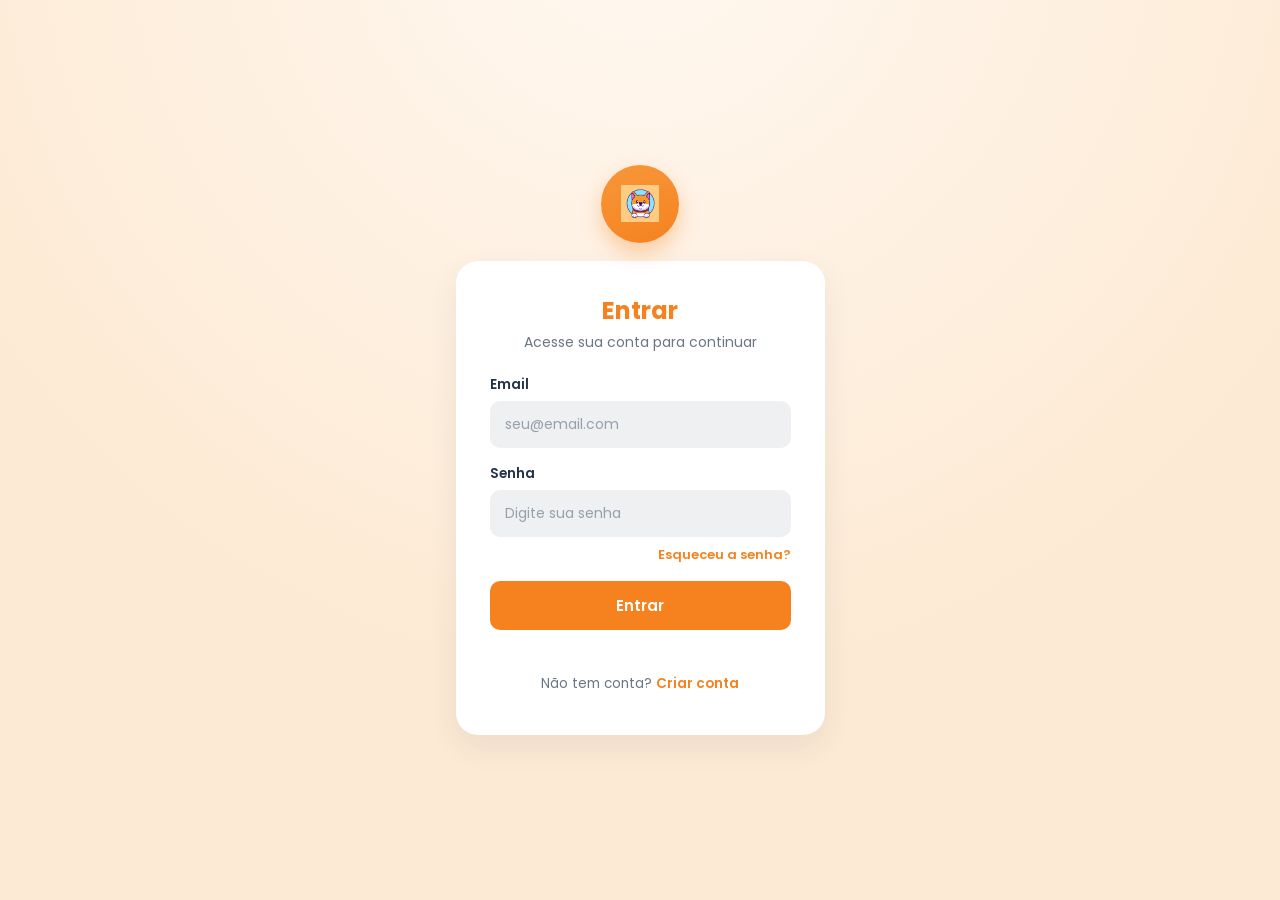
<file: index.html>
<!DOCTYPE html>
<html lang="pt-br">
<head>
<meta charset="UTF-8">
<meta http-equiv="refresh" content="0; url=pages/login.html">
<title>Creche Pet</title>
</head>
<body>
<script>location.replace('pages/login.html');</script>
</body>
</html>
</file>
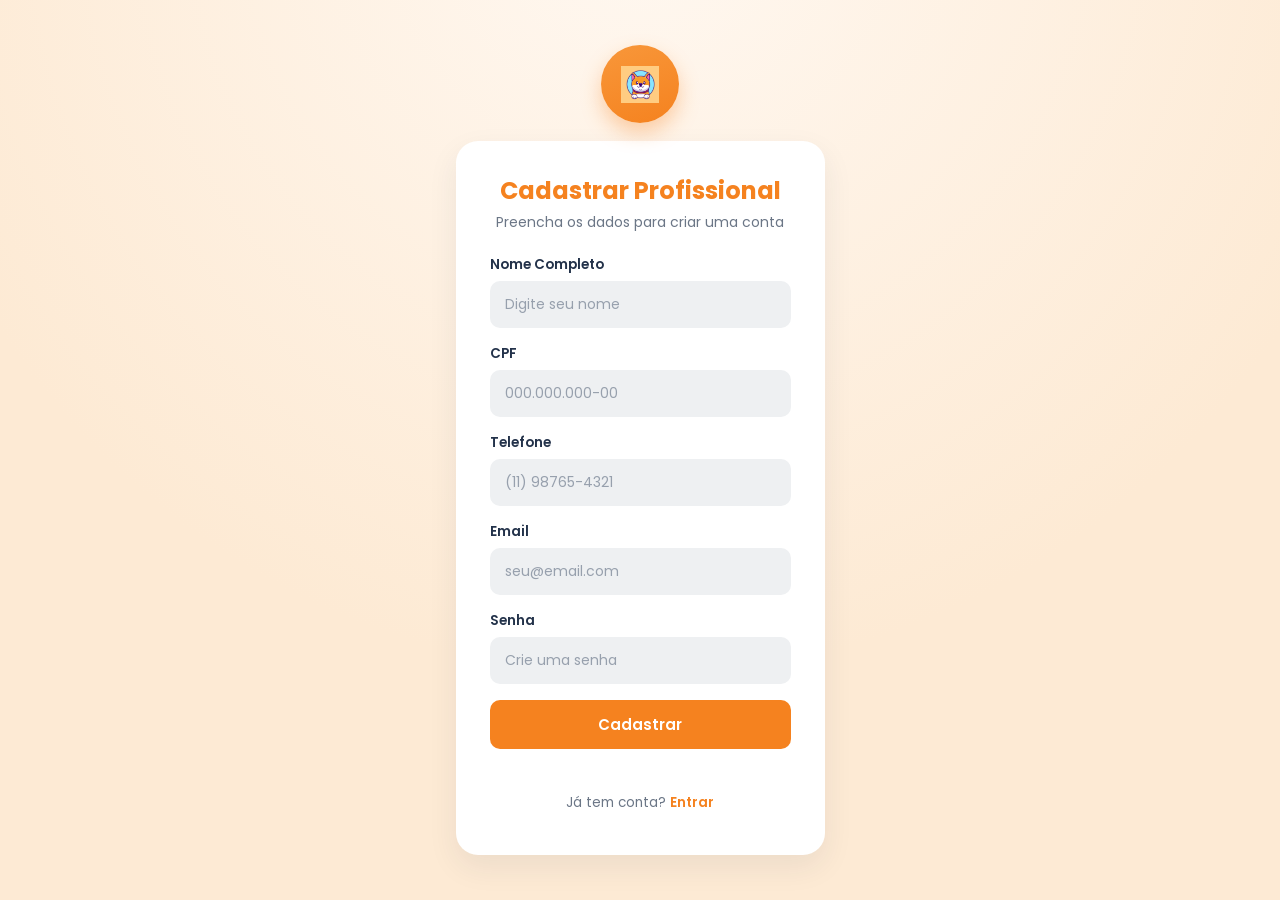
<file: pages/cadastro-profissional.html>
<!DOCTYPE html>
<html lang="pt-br">
<head>
<meta charset="UTF-8">
<meta name="viewport" content="width=device-width, initial-scale=1.0">
<title>Creche Pet — Cadastrar Profissional</title>
<link rel="stylesheet" href="../css/estilo.css">
</head>
<body class="pagina-auth fundo-patinhas">

<div>
  <div class="logotipo-topo">
    <div class="logotipo-circulo"><img src="../src/logo.png" alt="Creche Pet"></div>
  </div>
  <div class="cartao-auth">
    <h2 class="cartao-auth-titulo">Cadastrar Profissional</h2>
    <p class="cartao-auth-subtitulo">Preencha os dados para criar uma conta</p>
    <form id="formulario-cadastro-profissional" onsubmit="realizarCadastroProfissional(event)">
      <div class="campo-formulario">
        <label>Nome Completo</label>
        <input id="nome-cadastro-profissional" class="input-padrao" type="text" placeholder="Digite seu nome" required>
      </div>
      <div class="campo-formulario">
        <label>CPF</label>
        <input id="cpf-cadastro-profissional" class="input-padrao" type="text" placeholder="000.000.000-00" required>
      </div>
      <div class="campo-formulario">
        <label>Telefone</label>
        <input id="telefone-cadastro-profissional" class="input-padrao" type="text" placeholder="(11) 98765-4321" required>
      </div>
      <div class="campo-formulario">
        <label>Email</label>
        <input id="email-cadastro-profissional" class="input-padrao" type="email" placeholder="seu@email.com" required>
      </div>
      <div class="campo-formulario">
        <label>Senha</label>
        <input id="senha-cadastro-profissional" class="input-padrao" type="password" placeholder="Crie uma senha" required>
      </div>
      <button type="submit" class="botao-primario">Cadastrar</button>
      <p class="mensagem-status sucesso" id="mensagem-cadastro-profissional"></p>
    </form>
    <p class="rodape-link">Já tem conta? <a href="login.html">Entrar</a></p>
  </div>
</div>

<script src="../js/armazenamento.js"></script>
<script src="../js/aplicativo.js"></script>
</body>
</html>
</file>
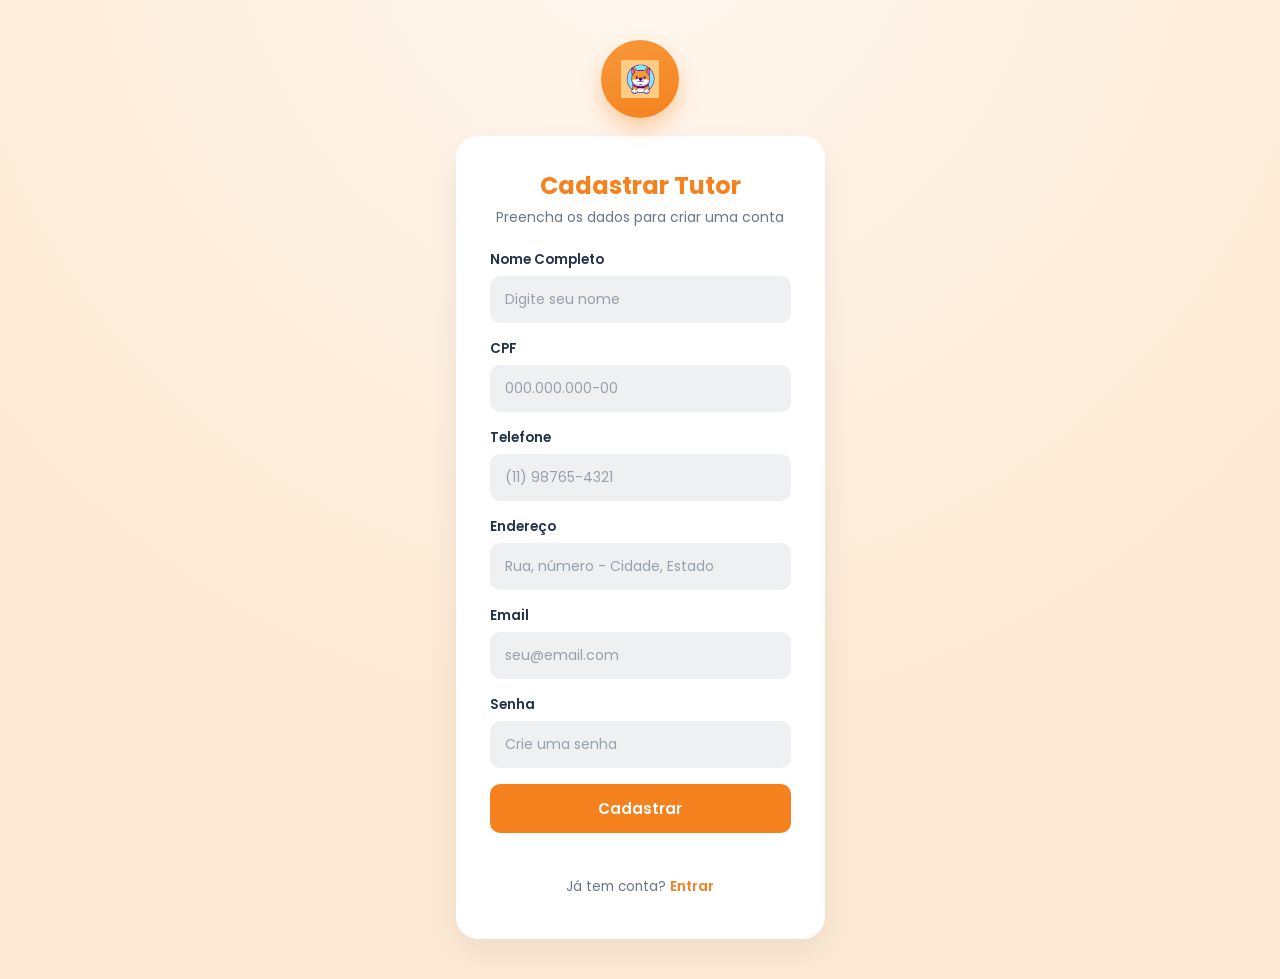
<file: pages/cadastro-tutor.html>
<!DOCTYPE html>
<html lang="pt-br">
<head>
<meta charset="UTF-8">
<meta name="viewport" content="width=device-width, initial-scale=1.0">
<title>Creche Pet — Cadastrar Tutor</title>
<link rel="stylesheet" href="../css/estilo.css">
</head>
<body class="pagina-auth fundo-patinhas">

<div>
  <div class="logotipo-topo">
    <div class="logotipo-circulo"><img src="../src/logo.png" alt="Creche Pet"></div>
  </div>
  <div class="cartao-auth">
    <h2 class="cartao-auth-titulo">Cadastrar Tutor</h2>
    <p class="cartao-auth-subtitulo">Preencha os dados para criar uma conta</p>
    <form id="formulario-cadastro-tutor" onsubmit="realizarCadastroTutor(event)">
      <div class="campo-formulario">
        <label>Nome Completo</label>
        <input id="nome-cadastro-tutor" class="input-padrao" type="text" placeholder="Digite seu nome" required>
      </div>
      <div class="campo-formulario">
        <label>CPF</label>
        <input id="cpf-cadastro-tutor" class="input-padrao" type="text" placeholder="000.000.000-00" required>
      </div>
      <div class="campo-formulario">
        <label>Telefone</label>
        <input id="telefone-cadastro-tutor" class="input-padrao" type="text" placeholder="(11) 98765-4321" required>
      </div>
      <div class="campo-formulario">
        <label>Endereço</label>
        <input id="endereco-cadastro-tutor" class="input-padrao" type="text" placeholder="Rua, número - Cidade, Estado" required>
      </div>
      <div class="campo-formulario">
        <label>Email</label>
        <input id="email-cadastro-tutor" class="input-padrao" type="email" placeholder="seu@email.com" required>
      </div>
      <div class="campo-formulario">
        <label>Senha</label>
        <input id="senha-cadastro-tutor" class="input-padrao" type="password" placeholder="Crie uma senha" required>
      </div>
      <button type="submit" class="botao-primario">Cadastrar</button>
      <p class="mensagem-status sucesso" id="mensagem-cadastro-tutor"></p>
    </form>
    <p class="rodape-link">Já tem conta? <a href="login.html">Entrar</a></p>
  </div>
</div>

<script src="../js/armazenamento.js"></script>
<script src="../js/aplicativo.js"></script>
</body>
</html>
</file>
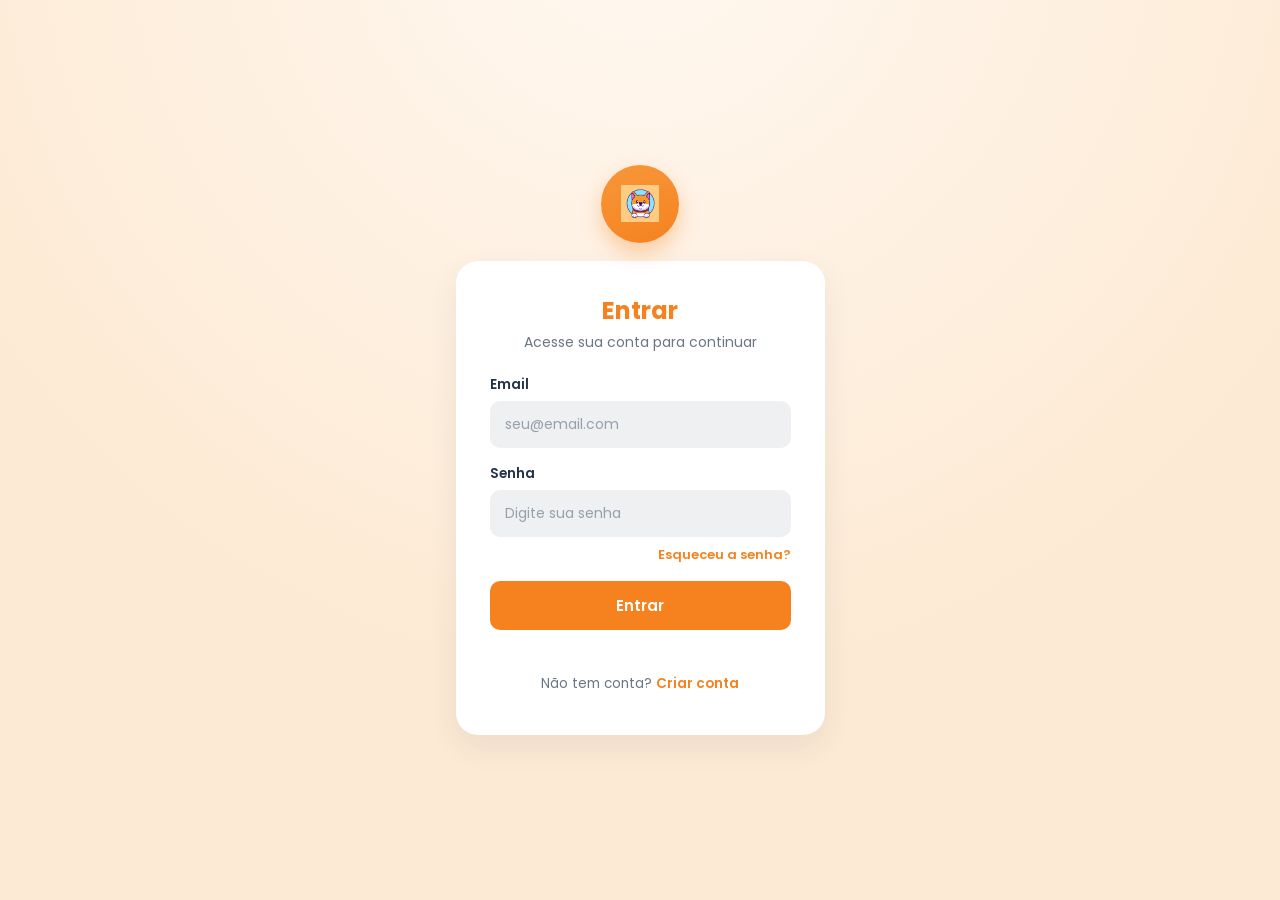
<file: pages/login.html>
<!DOCTYPE html>
<html lang="pt-br">
<head>
<meta charset="UTF-8">
<meta name="viewport" content="width=device-width, initial-scale=1.0">
<title>Creche Pet — Entrar</title>
<link rel="stylesheet" href="../css/estilo.css">
</head>
<body class="pagina-auth fundo-patinhas">

<div>
  <div class="logotipo-topo">
    <div class="logotipo-circulo"><img src="../src/logo.png" alt="Creche Pet"></div>
  </div>
  <div class="cartao-auth">
    <h2 class="cartao-auth-titulo">Entrar</h2>
    <p class="cartao-auth-subtitulo">Acesse sua conta para continuar</p>
    <form id="formulario-login" onsubmit="realizarLogin(event)">
      <div class="campo-formulario">
        <label>Email</label>
        <input id="email-login" class="input-padrao" type="email" placeholder="seu@email.com" required>
      </div>
      <div class="campo-formulario">
        <label>Senha</label>
        <input id="senha-login" class="input-padrao" type="password" placeholder="Digite sua senha" required>
      </div>
      <a class="esqueceu-senha">Esqueceu a senha?</a>
      <button type="submit" class="botao-primario">Entrar</button>
      <p class="mensagem-status erro" id="mensagem-login"></p>
    </form>
    <p class="rodape-link">Não tem conta? <a href="escolha-perfil.html">Criar conta</a></p>
  </div>
</div>

<script src="../js/armazenamento.js"></script>
<script src="../js/aplicativo.js"></script>
<script>preencherUltimoEmail('email-login');</script>
</body>
</html>
</file>
<file: css/estilo.css>
@import url('https://fonts.googleapis.com/css2?family=Poppins:wght@400;500;600;700&display=swap');

:root {
  --cor-laranja: #f5821f;
  --cor-laranja-escuro: #dd6f10;
  --cor-laranja-claro: #fde3c8;
  --cor-texto-principal: #23324a;
  --cor-texto-secundario: #6b7686;
  --cor-borda: #ece3d7;
  --cor-fundo-input: #eef0f2;
  --cor-branco: #ffffff;
  --cor-verde-bg: #dcf3e3;
  --cor-verde-texto: #1f9d55;
  --cor-vermelho-bg: #fbdde1;
  --cor-vermelho-texto: #d1435f;
  --cor-azul-bg: #dbe9fb;
  --cor-azul-texto: #2f6fe0;
  --sombra-cartao: 0 12px 30px rgba(35, 50, 74, 0.08);
  --sombra-suave: 0 4px 14px rgba(35, 50, 74, 0.05);
  --raio-grande: 22px;
  --raio-medio: 16px;
  --raio-pequeno: 10px;
}

* { box-sizing: border-box; }

body {
  margin: 0;
  font-family: 'Poppins', 'Segoe UI', sans-serif;
  color: var(--cor-texto-principal);
  background: #fff8f1;
}

.fundo-patinhas {
  background-color: #fef1e2;
  background-image:
    radial-gradient(circle at 50% -10%, #fff8f1, #fdead4 65%),
    url("data:image/svg+xml,%3Csvg xmlns='http://www.w3.org/2000/svg' width='260' height='260' viewBox='0 0 260 260'%3E%3Cg fill='%23eab486' opacity='0.35'%3E%3Cellipse cx='40' cy='60' rx='10' ry='8'/%3E%3Cellipse cx='28' cy='48' rx='4' ry='5'/%3E%3Cellipse cx='38' cy='42' rx='4' ry='5'/%3E%3Cellipse cx='48' cy='44' rx='4' ry='5'/%3E%3Cellipse cx='56' cy='50' rx='3.5' ry='4.5'/%3E%3C/g%3E%3Cg fill='%23eab486' opacity='0.3'%3E%3Cellipse cx='190' cy='150' rx='11' ry='9'/%3E%3Cellipse cx='176' cy='137' rx='4.5' ry='5.5'/%3E%3Cellipse cx='188' cy='130' rx='4.5' ry='5.5'/%3E%3Cellipse cx='200' cy='133' rx='4.5' ry='5.5'/%3E%3Cellipse cx='208' cy='140' rx='4' ry='5'/%3E%3C/g%3E%3Cg fill='%23eab486' opacity='0.28'%3E%3Cellipse cx='90' cy='220' rx='9' ry='7'/%3E%3Cellipse cx='79' cy='210' rx='3.5' ry='4.5'/%3E%3Cellipse cx='88' cy='204' rx='3.5' ry='4.5'/%3E%3Cellipse cx='97' cy='206' rx='3.5' ry='4.5'/%3E%3Cellipse cx='104' cy='212' rx='3' ry='4'/%3E%3C/g%3E%3C/svg%3E");
  background-repeat: no-repeat, repeat;
  background-size: cover, 260px 260px;
}

.pagina-auth {
  display: flex;
  min-height: 100vh;
  align-items: center;
  justify-content: center;
  padding: 40px 18px;
}

.logotipo-topo { display: flex; flex-direction: column; align-items: center; margin-bottom: 18px; }
.logotipo-circulo {
  width: 78px; height: 78px; border-radius: 50%;
  background: linear-gradient(160deg, #f8973a, var(--cor-laranja));
  display: flex; align-items: center; justify-content: center;
  box-shadow: 0 10px 20px rgba(245, 130, 31, 0.35);
  color: #fff;
}
.logotipo-circulo img { width: 38px; height: 38px; object-fit: contain; }

.cartao-auth {
  background: var(--cor-branco);
  border-radius: var(--raio-grande);
  box-shadow: var(--sombra-cartao);
  padding: 32px 34px 28px;
  width: 100%;
  max-width: 430px;
}
.cartao-auth-titulo { text-align: center; color: var(--cor-laranja); font-size: 24px; font-weight: 700; margin: 0 0 4px; }
.cartao-auth-subtitulo { text-align: center; color: var(--cor-texto-secundario); font-size: 14px; margin: 0 0 22px; }

.campo-formulario { margin-bottom: 16px; }
.campo-formulario label { display: block; font-size: 13.5px; font-weight: 600; margin-bottom: 6px; color: var(--cor-texto-principal); }
.linha-dupla { display: grid; grid-template-columns: 1fr 1fr; gap: 14px; }

.input-padrao, select.input-padrao {
  width: 100%;
  background: var(--cor-fundo-input);
  border: 1px solid transparent;
  border-radius: var(--raio-pequeno);
  padding: 12px 14px;
  font-size: 14px;
  font-family: inherit;
  color: var(--cor-texto-principal);
  outline: none;
  transition: border-color .15s;
}
.input-padrao::placeholder { color: #97a0ad; }
.input-padrao:focus { border-color: var(--cor-laranja); background: #fff; }

.botao-primario {
  width: 100%;
  background: var(--cor-laranja);
  color: #fff;
  border: none;
  border-radius: var(--raio-pequeno);
  padding: 13px 18px;
  font-size: 15px;
  font-weight: 600;
  font-family: inherit;
  cursor: pointer;
  display: flex; align-items: center; justify-content: center; gap: 8px;
  transition: background .15s, transform .1s;
}
.botao-primario:hover { background: var(--cor-laranja-escuro); }
.botao-primario:active { transform: scale(0.99); }
.botao-primario:disabled { background: #f3c895; cursor: not-allowed; }

.botao-secundario {
  width: 100%;
  background: #fff;
  color: var(--cor-laranja);
  border: 1.5px solid var(--cor-laranja);
  border-radius: var(--raio-pequeno);
  padding: 12px 18px;
  font-size: 14.5px;
  font-weight: 600;
  font-family: inherit;
  cursor: pointer;
  transition: background .15s;
}
.botao-secundario:hover { background: #fff3e8; }

.botao-perigo {
  background: #fff;
  color: var(--cor-vermelho-texto);
  border: 1.5px solid var(--cor-vermelho-texto);
  border-radius: var(--raio-pequeno);
  padding: 9px 14px;
  font-size: 13.5px;
  font-weight: 600;
  font-family: inherit;
  cursor: pointer;
  transition: background .15s;
}
.botao-perigo:hover { background: #fff0f2; }

.botao-outline-pequeno {
  background: #fff;
  color: var(--cor-laranja);
  border: 1.5px solid var(--cor-laranja);
  border-radius: var(--raio-pequeno);
  padding: 9px 14px;
  font-size: 13.5px;
  font-weight: 600;
  font-family: inherit;
  cursor: pointer;
  transition: background .15s;
}
.botao-outline-pequeno:hover { background: #fff3e8; }

.botao-solido-pequeno {
  background: var(--cor-laranja);
  color: #fff;
  border: none;
  border-radius: var(--raio-pequeno);
  padding: 9px 16px;
  font-size: 13.5px;
  font-weight: 600;
  font-family: inherit;
  cursor: pointer;
  transition: background .15s;
}
.botao-solido-pequeno:hover { background: var(--cor-laranja-escuro); }
.botao-solido-pequeno:disabled { background: #ecebe9; color: #a9a9a9; cursor: not-allowed; }

.rodape-link { text-align: center; margin-top: 16px; font-size: 13.5px; color: var(--cor-texto-secundario); }
.rodape-link a { color: var(--cor-laranja); font-weight: 600; text-decoration: none; cursor: pointer; }
.rodape-link a:hover { text-decoration: underline; }

.mensagem-status { text-align: center; font-size: 13px; font-weight: 600; margin-top: 12px; min-height: 16px; }
.mensagem-status.sucesso { color: var(--cor-verde-texto); }
.mensagem-status.erro { color: var(--cor-vermelho-texto); }

.esqueceu-senha { text-align: right; font-size: 13px; color: var(--cor-laranja); font-weight: 600; text-decoration: none; display: block; margin: -8px 0 16px; cursor: pointer; }

.escolha-perfil-cabecalho { text-align: center; margin-bottom: 22px; }
.escolha-perfil-cabecalho h2 { margin: 0 0 4px; font-size: 22px; color: var(--cor-laranja); }
.escolha-perfil-cabecalho p { margin: 0; color: var(--cor-texto-secundario); font-size: 14px; }

.opcoes-perfil { display: grid; grid-template-columns: 1fr 1fr; gap: 14px; }
.cartao-opcao-perfil {
  background: #fff;
  border: 1.5px solid var(--cor-borda);
  border-radius: var(--raio-medio);
  padding: 20px 14px;
  text-align: center;
  cursor: pointer;
  transition: border-color .15s, transform .1s, box-shadow .15s;
}
.cartao-opcao-perfil:hover { border-color: var(--cor-laranja); box-shadow: var(--sombra-suave); transform: translateY(-2px); }
.circulo-icone-opcao {
  width: 52px; height: 52px; border-radius: 50%;
  background: var(--cor-laranja-claro);
  color: var(--cor-laranja);
  display: flex; align-items: center; justify-content: center;
  margin: 0 auto 10px;
}
.circulo-icone-opcao img { width: 24px; height: 24px; object-fit: contain; }
.cartao-opcao-perfil h3 { font-size: 15px; margin: 0 0 4px; }
.cartao-opcao-perfil p { font-size: 12.5px; color: var(--cor-texto-secundario); margin: 0; }

.cartao-pendente { text-align: center; }
.circulo-ampulheta {
  width: 54px; height: 54px; border-radius: 50%;
  background: var(--cor-laranja-claro); color: var(--cor-laranja);
  display: flex; align-items: center; justify-content: center;
  margin: -16px auto 14px;
}
.circulo-ampulheta img { width: 26px; height: 26px; object-fit: contain; }
.selo-central { display: inline-block; margin-bottom: 14px; }
.texto-pendente { color: var(--cor-texto-secundario); font-size: 14px; line-height: 1.6; margin-bottom: 20px; }
.cartao-pendente .botao-secundario { margin-top: 10px; }

.pagina-app { display: flex; flex-direction: column; min-height: 100vh; }

.barra-superior {
  background: #fff;
  display: flex;
  align-items: center;
  justify-content: space-between;
  padding: 14px 32px;
  box-shadow: 0 2px 10px rgba(35,50,74,0.05);
  position: sticky; top: 0; z-index: 20;
}
.logotipo-app {
  width: 42px; height: 42px; border-radius: 50%;
  background: linear-gradient(160deg, #f8973a, var(--cor-laranja));
  display: flex; align-items: center; justify-content: center;
  color: #fff; cursor: pointer; border: none;
}
.logotipo-app img { width: 20px; height: 20px; object-fit: contain; }
.area-usuario { display: flex; align-items: center; gap: 18px; }
.botao-sino {
  background: none; border: none; cursor: pointer;
  color: var(--cor-texto-secundario);
  position: relative;
}
.botao-sino img { width: 21px; height: 21px; object-fit: contain; }
.nome-usuario-atual { font-size: 14px; font-weight: 500; color: var(--cor-texto-principal); }
.avatar-usuario {
  width: 36px; height: 36px; border-radius: 50%;
  background: var(--cor-laranja); color: #fff;
  display: flex; align-items: center; justify-content: center;
  font-size: 13px; font-weight: 700;
}
.botao-logout { background: none; border: none; cursor: pointer; color: var(--cor-texto-secundario); display: flex; }
.botao-logout img { width: 21px; height: 21px; object-fit: contain; }
.botao-logout:hover, .botao-sino:hover { color: var(--cor-laranja); }

.area-conteudo { flex: 1; padding: 34px 32px 60px; }
.container-largura { max-width: 1100px; margin: 0 auto; }
.container-estreito { max-width: 700px; margin: 0 auto; }

.titulo-secao { font-size: 26px; font-weight: 700; margin: 0 0 4px; }
.subtitulo-secao { color: var(--cor-texto-secundario); font-size: 14.5px; margin: 0 0 26px; }

.grade-pets { display: grid; grid-template-columns: repeat(auto-fit, minmax(230px, 1fr)); gap: 18px; margin-bottom: 32px; }

.cartao-pet {
  background: #fff;
  border-radius: var(--raio-medio);
  box-shadow: var(--sombra-suave);
  padding: 20px;
}
.cabecalho-cartao-pet { display: flex; align-items: center; gap: 12px; margin-bottom: 14px; }
.avatar-pet {
  width: 46px; height: 46px; border-radius: 50%;
  background: var(--cor-laranja);
  color: #fff; display: flex; align-items: center; justify-content: center;
}
.avatar-pet img { width: 22px; height: 22px; object-fit: contain; }
.info-pet h4 { margin: 0; font-size: 16px; }
.info-pet p { margin: 2px 0 0; font-size: 13px; color: var(--cor-texto-secundario); }
.idade-pet { font-size: 13.5px; margin-bottom: 10px; }
.idade-pet strong { font-weight: 600; }

.selo { display: inline-flex; align-items: center; padding: 4px 12px; border-radius: 20px; font-size: 12px; font-weight: 600; white-space: nowrap; }
.selo-verde { background: var(--cor-verde-bg); color: var(--cor-verde-texto); }
.selo-vermelho { background: var(--cor-vermelho-bg); color: var(--cor-vermelho-texto); }
.selo-azul { background: var(--cor-azul-bg); color: var(--cor-azul-texto); }
.selo-laranja { background: var(--cor-laranja-claro); color: var(--cor-laranja-escuro); }
.selo-cinza { background: #eef0f2; color: var(--cor-texto-secundario); }

.cartao-adicionar {
  text-decoration: none;
  border: 2px dashed #f0c396;
  border-radius: var(--raio-medio);
  display: flex; flex-direction: column; align-items: center; justify-content: center;
  gap: 8px; padding: 20px; cursor: pointer; color: var(--cor-laranja); font-weight: 600; font-size: 14px;
  background: transparent;
  min-height: 140px;
  transition: background .15s;
}
.cartao-adicionar:hover { background: #fff6ec; }
.circulo-mais {
  width: 40px; height: 40px; border-radius: 50%;
  background: var(--cor-laranja-claro); color: var(--cor-laranja);
  display: flex; align-items: center; justify-content: center;
}
.circulo-mais img { width: 18px; height: 18px; object-fit: contain; }

.titulo-lista { font-size: 18px; font-weight: 700; margin: 0 0 14px; }

.cartao-agendamento {
  background: #fff; border-radius: var(--raio-medio); box-shadow: var(--sombra-suave);
  padding: 18px 20px; display: flex; align-items: center; justify-content: space-between; gap: 16px;
  margin-bottom: 14px; flex-wrap: wrap;
}
.info-agendamento { display: flex; align-items: center; gap: 14px; flex: 1; min-width: 220px; }
.info-agendamento h4 { margin: 0 0 6px; font-size: 15.5px; }
.meta-agendamento { display: flex; gap: 16px; flex-wrap: wrap; font-size: 13px; color: var(--cor-texto-secundario); align-items: center; margin-bottom: 6px; }
.meta-agendamento span { display: inline-flex; align-items: center; gap: 5px; }
.meta-agendamento img { width: 14px; height: 14px; }
.acoes-agendamento { display: flex; gap: 10px; }
.link-acompanhar { font-size: 12.5px; font-weight: 600; color: var(--cor-azul-texto); text-decoration: none; cursor: pointer; margin-top: 4px; display: inline-block; }
.link-acompanhar:hover { text-decoration: underline; }

.faixa-cta {
  background: #fff; border-radius: var(--raio-medio); box-shadow: var(--sombra-suave);
  padding: 22px 26px; display: flex; align-items: center; justify-content: space-between; gap: 20px; flex-wrap: wrap;
}
.faixa-cta h4 { margin: 0 0 4px; font-size: 16px; }
.faixa-cta p { margin: 0; font-size: 13.5px; color: var(--cor-texto-secundario); }
.faixa-cta .botao-primario { width: auto; padding: 12px 22px; }

.cartao-form-central {
  background: #fff; border-radius: var(--raio-grande); box-shadow: var(--sombra-cartao);
  padding: 30px 32px; max-width: 560px; margin: 0 auto;
}

.grupo-castrado { display: flex; gap: 10px; }
.opcao-castrado {
  flex: 1; padding: 11px; text-align: center; border-radius: var(--raio-pequeno);
  border: 1.5px solid var(--cor-borda); background: #fff; cursor: pointer; font-weight: 600; font-size: 14px;
  color: var(--cor-texto-principal); transition: all .15s;
}
.opcao-castrado.selecionado { background: var(--cor-laranja); border-color: var(--cor-laranja); color: #fff; }

.bloco-vacinas { border: 1px solid var(--cor-borda); border-radius: var(--raio-medio); padding: 14px; background: #fffaf3; margin-bottom: 10px; }
.linha-vacina { display: grid; grid-template-columns: 1fr 1fr 0.6fr auto; gap: 10px; align-items: end; margin-bottom: 10px; }
.linha-vacina:last-child { margin-bottom: 0; }
.linha-vacina label { font-size: 11.5px; font-weight: 600; margin-bottom: 4px; display: block; color: var(--cor-texto-secundario); }
.botao-remover-linha {
  background: #fff; border: 1px solid var(--cor-borda); border-radius: 8px; color: var(--cor-texto-secundario);
  width: 34px; height: 34px; display: flex; align-items: center; justify-content: center; cursor: pointer;
}
.botao-remover-linha:hover { color: var(--cor-vermelho-texto); border-color: var(--cor-vermelho-texto); }
.botao-remover-linha img { width: 15px; height: 15px; object-fit: contain; }
.link-adicionar { color: var(--cor-laranja); font-size: 13.5px; font-weight: 600; cursor: pointer; display: inline-block; margin-bottom: 20px; background: none; border: none; padding: 0; }
.link-adicionar:hover { text-decoration: underline; }

.lista-creches { display: flex; flex-direction: column; gap: 16px; }
.cartao-creche {
  background: #fff; border-radius: var(--raio-medio); box-shadow: var(--sombra-suave);
  padding: 20px; display: flex; align-items: center; gap: 18px; flex-wrap: wrap;
}
.icone-creche {
  width: 62px; height: 62px; border-radius: var(--raio-pequeno);
  background: var(--cor-laranja-claro); color: var(--cor-laranja);
  display: flex; align-items: center; justify-content: center; flex-shrink: 0;
}
.icone-creche img { width: 28px; height: 28px; object-fit: contain; }
.info-creche { flex: 1; min-width: 200px; }
.info-creche h4 { margin: 0 0 6px; font-size: 16.5px; }
.info-creche .linha-detalhe { display: flex; align-items: center; gap: 6px; font-size: 13px; color: var(--cor-texto-secundario); margin-bottom: 4px; }
.info-creche .linha-detalhe img { width: 14px; height: 14px; }
.acao-creche { display: flex; flex-direction: column; align-items: flex-end; gap: 10px; }
.acao-creche .botao-solido-pequeno { padding: 11px 26px; font-size: 14px; }

.cartao-formulario-agendar { background: #fff; border-radius: var(--raio-medio); box-shadow: var(--sombra-suave); padding: 26px; margin-bottom: 32px; }

.selecao-personalizada { position: relative; }
.selecao-personalizada select { appearance: none; -webkit-appearance: none; padding-right: 36px; cursor: pointer; }
.seta-select { position: absolute; right: 14px; bottom: 13px; pointer-events: none; color: var(--cor-texto-secundario); }
.seta-select img { width: 16px; height: 16px; object-fit: contain; }

.linha-stats { display: grid; grid-template-columns: repeat(3, 1fr); gap: 16px; margin-bottom: 30px; }
.cartao-stat {
  background: #fff; border-radius: var(--raio-medio); box-shadow: var(--sombra-suave);
  padding: 18px 20px; border-left: 5px solid var(--cor-azul-texto);
}
.cartao-stat.cor-laranja { border-color: var(--cor-laranja); }
.cartao-stat.cor-verde { border-color: var(--cor-verde-texto); }
.cartao-stat .numero-stat { font-size: 30px; font-weight: 700; line-height: 1; margin-bottom: 4px; }
.cartao-stat.cor-azul .numero-stat, .cartao-stat .numero-stat { color: var(--cor-azul-texto); }
.cartao-stat.cor-laranja .numero-stat { color: var(--cor-laranja); }
.cartao-stat.cor-verde .numero-stat { color: var(--cor-verde-texto); }
.cartao-stat .legenda-stat { font-size: 13px; color: var(--cor-texto-secundario); }

.cartao-agendamento-creche {
  background: #fff; border-radius: var(--raio-medio); box-shadow: var(--sombra-suave);
  padding: 18px 20px; display: flex; align-items: center; justify-content: space-between; gap: 16px; flex-wrap: wrap;
  margin-bottom: 14px;
}
.info-pet-creche { display: flex; align-items: center; gap: 14px; flex: 1; min-width: 240px; }
.info-pet-creche h4 { margin: 0 0 4px; font-size: 15.5px; }
.info-pet-creche p { margin: 0 0 4px; font-size: 13px; color: var(--cor-texto-secundario); }

.cartao-detalhes-pet { background: #fff; border-radius: var(--raio-grande); box-shadow: var(--sombra-cartao); padding: 28px 30px; max-width: 640px; margin: 0 auto; }
.cabecalho-detalhes-pet { display: flex; align-items: center; gap: 16px; padding-bottom: 20px; margin-bottom: 20px; border-bottom: 1px solid var(--cor-borda); }
.avatar-pet-grande { width: 58px; height: 58px; border-radius: 50%; background: var(--cor-laranja); color: #fff; display: flex; align-items: center; justify-content: center; }
.avatar-pet-grande img { width: 28px; height: 28px; object-fit: contain; }
.cabecalho-detalhes-pet h3 { margin: 0; font-size: 20px; }
.cabecalho-detalhes-pet p { margin: 2px 0 0; font-size: 13.5px; color: var(--cor-texto-secundario); }
.cabecalho-detalhes-pet .selo { margin-left: auto; }

.grade-info-tutor { display: grid; grid-template-columns: 1fr 1fr; gap: 20px; margin-bottom: 22px; }
.grade-info-tutor .rotulo { font-size: 11.5px; font-weight: 700; color: var(--cor-texto-secundario); letter-spacing: .04em; margin-bottom: 4px; }
.grade-info-tutor .valor { font-size: 14.5px; font-weight: 500; }

.tabela-vacinas { width: 100%; border-collapse: collapse; margin-bottom: 22px; }
.tabela-vacinas th { text-align: left; font-size: 12px; color: var(--cor-texto-secundario); padding: 8px 10px; border-bottom: 1px solid var(--cor-borda); }
.tabela-vacinas td { padding: 12px 10px; font-size: 13.5px; border-bottom: 1px solid #f3f0ea; }

.lista-vacinas-mobile { display: none; }

.cartao-atividade-item { display: flex; align-items: center; justify-content: space-between; gap: 10px; background: #fffaf3; border: 1px solid var(--cor-borda); border-radius: var(--raio-pequeno); padding: 12px 14px; margin-bottom: 10px; }
.info-atividade-item { display: flex; align-items: center; gap: 10px; }
.circulo-check-atividade { width: 24px; height: 24px; border-radius: 50%; background: var(--cor-laranja-claro); color: var(--cor-laranja); display: flex; align-items: center; justify-content: center; flex-shrink: 0; }
.circulo-check-atividade img { width: 13px; height: 13px; object-fit: contain; }
.descricao-atividade-item { font-size: 14px; font-weight: 500; }
.horario-atividade-item { font-size: 13px; color: var(--cor-texto-secundario); display: flex; align-items: center; gap: 4px; }

.linha-nova-atividade { display: grid; grid-template-columns: 2fr 1fr; gap: 14px; margin-bottom: 16px; }

.linha-tempo-container { position: relative; padding-left: 96px; }
.item-linha-tempo { position: relative; padding-bottom: 26px; }
.item-linha-tempo:last-child { padding-bottom: 0; }
.item-linha-tempo::before {
  content: ''; position: absolute; left: -31px; top: 30px; bottom: -26px; width: 2px; background: var(--cor-laranja-claro);
}
.item-linha-tempo:last-child::before { display: none; }
.hora-linha-tempo { position: absolute; left: -96px; top: 6px; font-size: 12.5px; font-weight: 600; color: var(--cor-texto-secundario); width: 40px; text-align: right; white-space: nowrap; }
.icone-etapa {
  position: absolute; left: -46px; top: 0; width: 30px; height: 30px; border-radius: 50%;
  display: flex; align-items: center; justify-content: center; color: #fff; background: var(--cor-laranja);
  box-shadow: 0 0 0 4px #fff;
}
.icone-etapa img { width: 15px; height: 15px; object-fit: contain; }
.icone-etapa.tipo-chegada { background: var(--cor-verde-texto); }
.icone-etapa.tipo-soneca { background: var(--cor-azul-texto); }
.icone-etapa.tipo-banho { background: #fff; color: var(--cor-laranja); border: 2px solid var(--cor-laranja); }
.cartao-etapa { background: #fffaf3; border: 1px solid #f4e8d8; border-radius: var(--raio-pequeno); padding: 14px 16px; display: flex; align-items: center; justify-content: space-between; gap: 10px; }
.cartao-etapa.etapa-andamento { background: #fff2e2; }
.cartao-etapa h4 { margin: 0 0 3px; font-size: 14.5px; }
.cartao-etapa p { margin: 0; font-size: 13px; color: var(--cor-texto-secundario); }
.linha-tempo-caixa { background: #fff; border-radius: var(--raio-medio); box-shadow: var(--sombra-cartao); padding: 30px 40px 30px 46px; }
.cabecalho-acompanhamento { display: flex; align-items: center; gap: 14px; margin-bottom: 24px; flex-wrap: wrap; }
.selo-ao-vivo { display: inline-flex; align-items: center; gap: 6px; color: #e0344c; font-weight: 700; font-size: 13px; }
.ponto-vivo { width: 8px; height: 8px; border-radius: 50%; background: #e0344c; animation: pulsar 1.4s infinite; }
@keyframes pulsar { 0%,100% { opacity: 1; } 50% { opacity: .3; } }

@media (max-width: 860px) {
  .barra-superior { padding: 12px 18px; }
  .area-conteudo { padding: 22px 16px 46px; }
  .nome-usuario-atual { display: none; }
  .linha-stats { grid-template-columns: 1fr 1fr 1fr; gap: 10px; }
  .cartao-stat { padding: 12px; }
  .cartao-stat .numero-stat { font-size: 22px; }
  .cartao-form-central, .cartao-detalhes-pet { padding: 22px 18px; }
  .grade-info-tutor { grid-template-columns: 1fr; gap: 12px; }
  .linha-dupla { grid-template-columns: 1fr; gap: 0; }
  .opcoes-perfil { grid-template-columns: 1fr; }
  .linha-vacina { grid-template-columns: 1fr 1fr; }
  .linha-nova-atividade { grid-template-columns: 1fr; }
  .tabela-vacinas { display: none; }
  .lista-vacinas-mobile { display: block; }
  .faixa-cta { flex-direction: column; align-items: stretch; text-align: center; }
  .faixa-cta .botao-primario { width: 100%; }
  .acao-creche { width: 100%; align-items: stretch; }
  .acao-creche .botao-solido-pequeno { width: 100%; }
  .cartao-creche { flex-direction: column; align-items: flex-start; }
  .linha-tempo-container { padding-left: 0; }
  .hora-linha-tempo { position: static; text-align: left; width: auto; margin-bottom: 6px; }
  .icone-etapa { position: static; margin-bottom: 8px; box-shadow: none; }
  .item-linha-tempo::before { display: none; }
  .linha-tempo-caixa { padding: 22px; }
  .cabecalho-detalhes-pet { flex-wrap: wrap; }
  .cabecalho-detalhes-pet .selo { margin-left: 0; }
}

.item-vacina-mobile { background: #fffaf3; border: 1px solid var(--cor-borda); border-radius: var(--raio-pequeno); padding: 12px 14px; margin-bottom: 10px; display: flex; align-items: center; justify-content: space-between; gap: 10px; }
.item-vacina-mobile h5 { margin: 0 0 3px; font-size: 13.5px; }
.item-vacina-mobile p { margin: 0; font-size: 12.5px; color: var(--cor-texto-secundario); }

.painel-notificacoes { position: absolute; right: 0; top: 40px; background: #fff; box-shadow: var(--sombra-cartao); border-radius: var(--raio-pequeno); padding: 14px; width: 240px; font-size: 13px; color: var(--cor-texto-secundario); text-align: left; z-index: 30; }
.painel-notificacoes.oculto { display: none; }
.painel-notificacoes strong { display: block; color: var(--cor-texto-principal); margin-bottom: 6px; font-size: 13.5px; }
</file>
